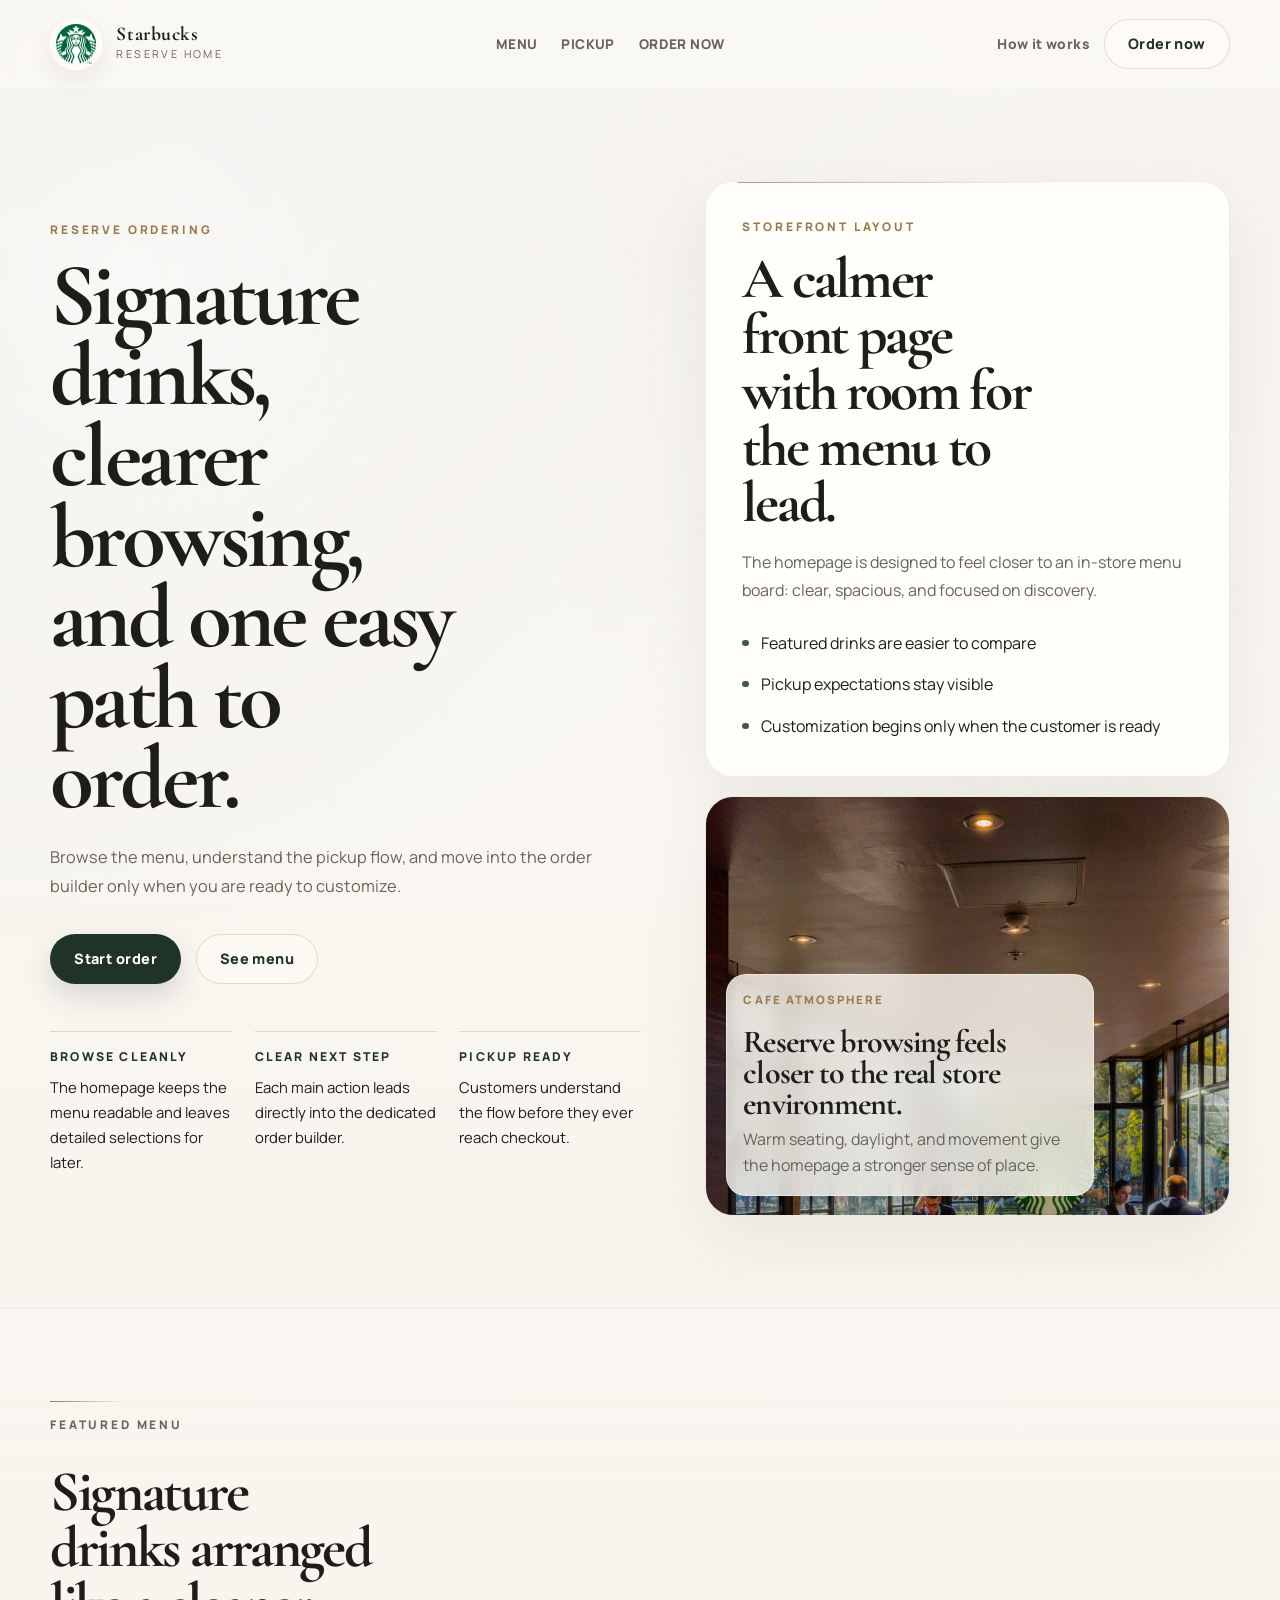
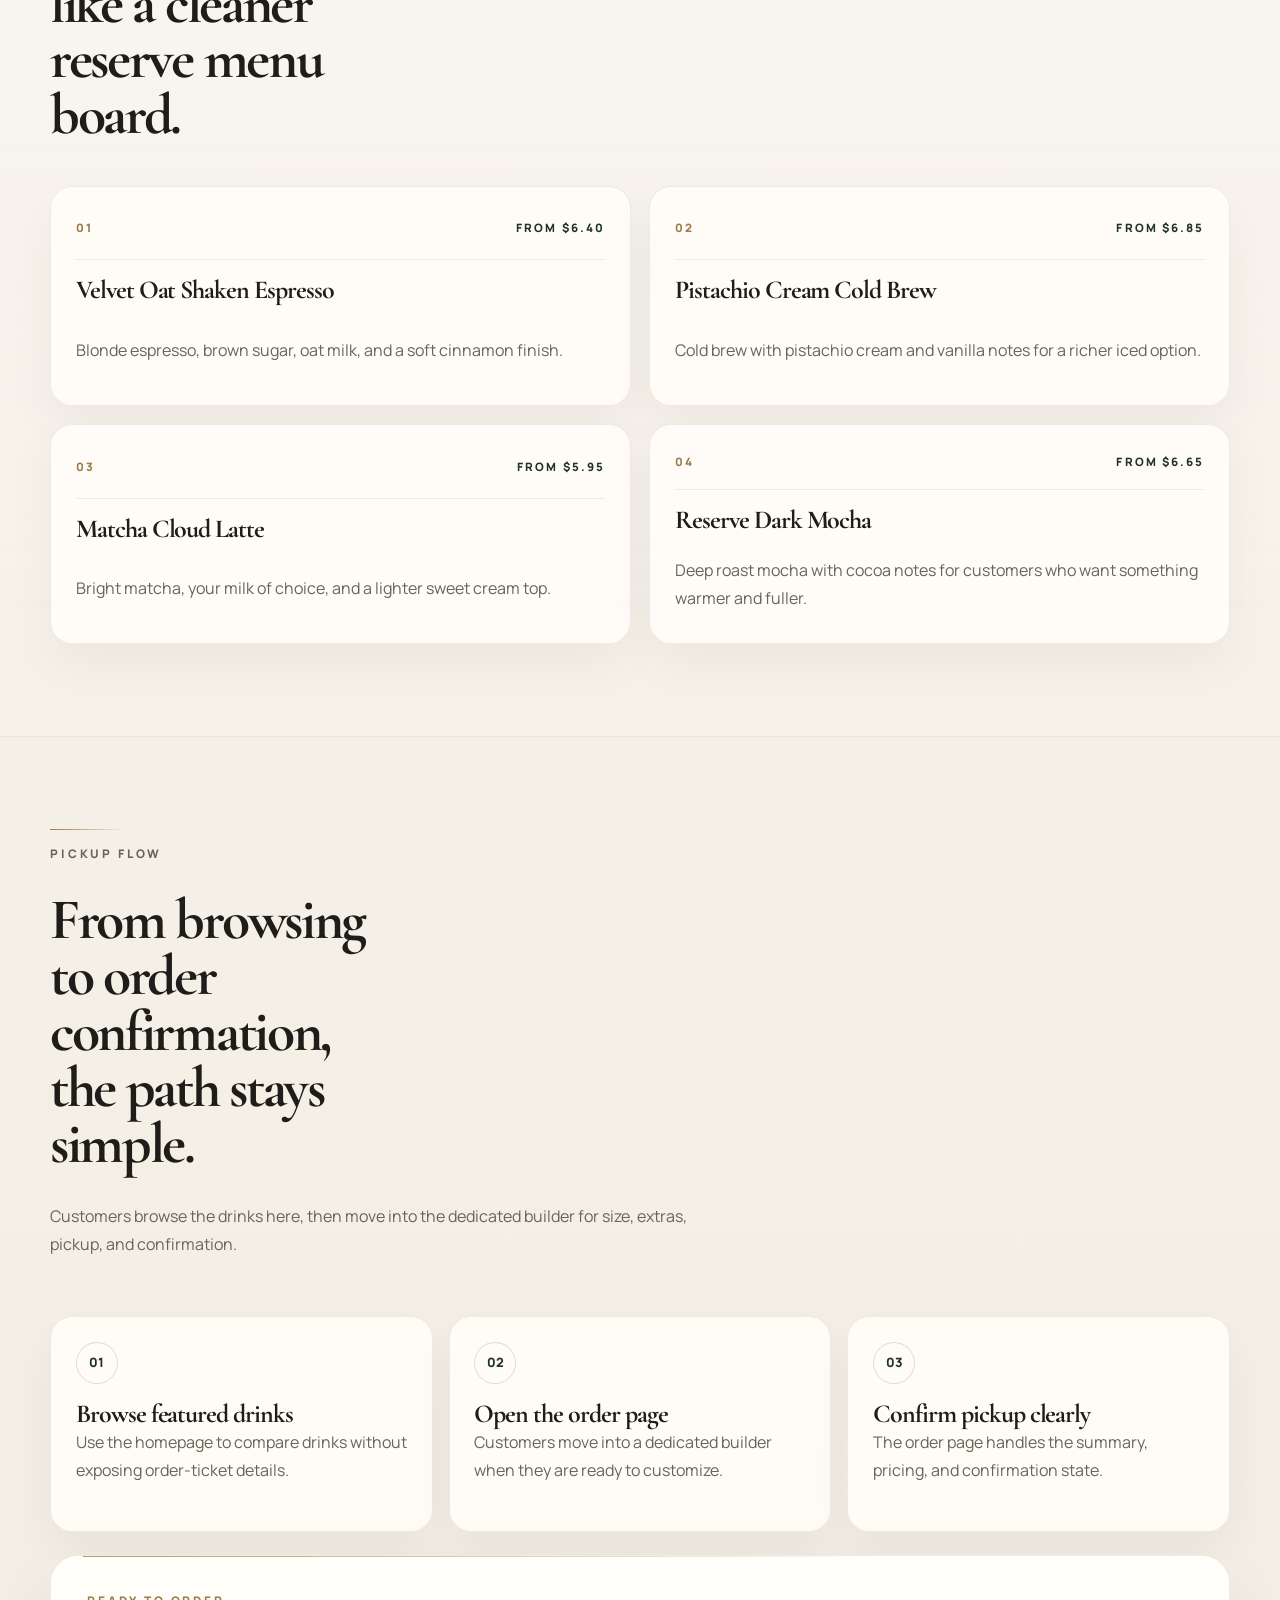
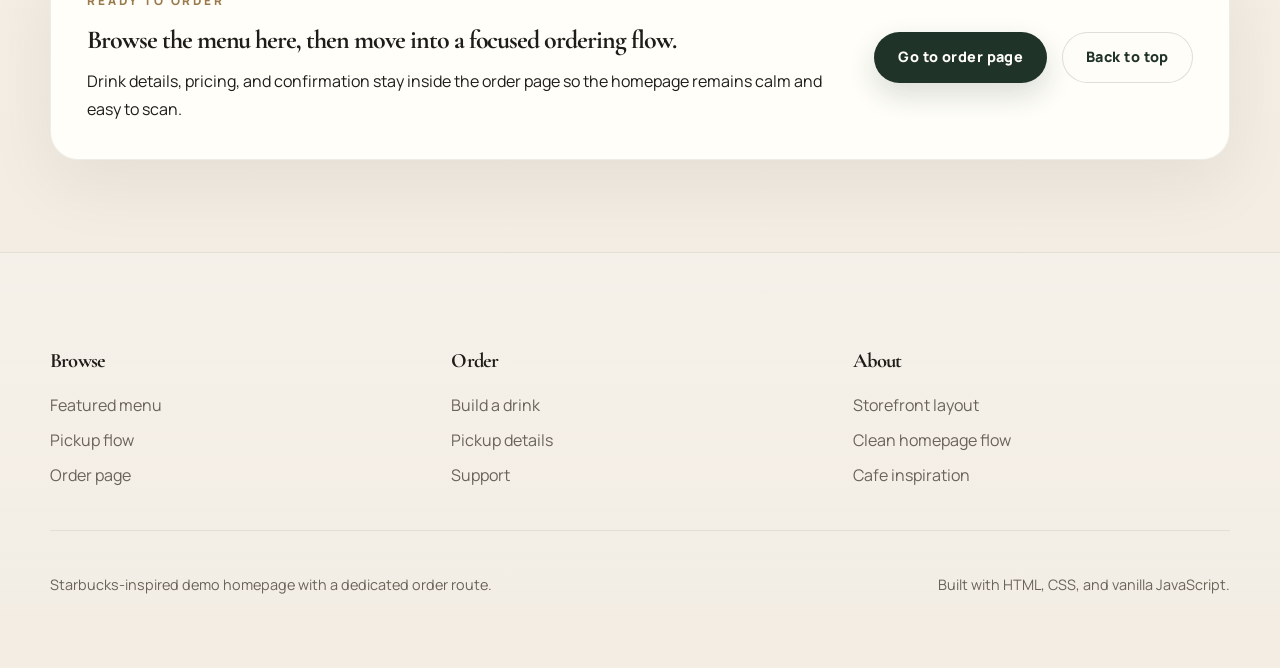
<file: index.html>
<!DOCTYPE html>
<html lang="en">
  <head>
    <meta charset="UTF-8" />
    <meta name="viewport" content="width=device-width, initial-scale=1.0" />
    <title>Starbucks Reserve Home</title>
    <meta
      name="description"
      content="A clean Starbucks-inspired homepage focused on browsing drinks and moving customers into a dedicated order page."
    />
    <link rel="preconnect" href="https://fonts.googleapis.com" />
    <link rel="preconnect" href="https://fonts.gstatic.com" crossorigin />
    <link
      href="https://fonts.googleapis.com/css2?family=Cormorant+Garamond:wght@600;700&amp;family=Manrope:wght@400;500;600;700;800&amp;display=swap"
      rel="stylesheet"
    />
    <link rel="stylesheet" href="style.css" />
    <script src="script.js" defer></script>
  </head>
  <body>
    <div class="page-shell">
      <header class="site-header" id="top">
        <div class="container nav-bar">
          <a class="brand" href="#top" aria-label="Starbucks homepage">
            <span class="brand-mark" aria-hidden="true">
              <img src="Logo.png" alt="" />
            </span>
            <span class="brand-copy">
              <strong>Starbucks</strong>
              <span>Reserve home</span>
            </span>
          </a>

          <button
            class="nav-toggle"
            type="button"
            aria-expanded="false"
            aria-controls="site-nav"
            aria-label="Toggle navigation"
          >
            <span></span>
            <span></span>
            <span></span>
          </button>

          <nav class="site-nav" id="site-nav" aria-label="Primary navigation">
            <a href="#menu">Menu</a>
            <a href="#pickup">Pickup</a>
            <a href="order.html">Order now</a>
          </nav>

          <div class="nav-actions">
            <a class="utility-link" href="#pickup">How it works</a>
            <a class="button button-secondary" href="order.html">Order now</a>
          </div>
        </div>
      </header>

      <main>
        <section class="hero-section">
          <div class="container hero-grid">
            <div class="hero-copy reveal">
              <p class="eyebrow">Reserve ordering</p>
              <h1>Signature drinks, clearer browsing, and one easy path to order.</h1>
              <p class="hero-text">
                Browse the menu, understand the pickup flow, and move into the
                order builder only when you are ready to customize.
              </p>
              <div class="hero-actions">
                <a class="button button-primary" href="order.html">Start order</a>
                <a class="button button-ghost" href="#menu">See menu</a>
              </div>
              <div class="hero-highlights">
                <article>
                  <span>Browse cleanly</span>
                  <p>The homepage keeps the menu readable and leaves detailed selections for later.</p>
                </article>
                <article>
                  <span>Clear next step</span>
                  <p>Each main action leads directly into the dedicated order builder.</p>
                </article>
                <article>
                  <span>Pickup ready</span>
                  <p>Customers understand the flow before they ever reach checkout.</p>
                </article>
              </div>
            </div>

            <div class="hero-stage reveal">
              <div class="hero-stage-card">
                <p class="eyebrow">Storefront layout</p>
                <h2>A calmer front page with room for the menu to lead.</h2>
                <p class="stage-text">
                  The homepage is designed to feel closer to an in-store menu
                  board: clear, spacious, and focused on discovery.
                </p>
                <ul class="hero-stage-list">
                  <li>Featured drinks are easier to compare</li>
                  <li>Pickup expectations stay visible</li>
                  <li>Customization begins only when the customer is ready</li>
                </ul>
              </div>

              <article class="photo-card photo-card-environment reveal">
                <img
                  src="assets/images/starbucks-environment.jpg"
                  alt="Customers seated inside a Starbucks cafe near the window."
                />
                <div class="photo-card-overlay">
                  <span class="mini-panel-label">Cafe atmosphere</span>
                  <strong>Reserve browsing feels closer to the real store environment.</strong>
                  <p>Warm seating, daylight, and movement give the homepage a stronger sense of place.</p>
                </div>
              </article>
            </div>
          </div>
        </section>

        <section class="pickup-section" id="menu">
          <div class="container">
            <div class="section-heading">
              <p class="eyebrow">Featured menu</p>
              <h2>Signature drinks arranged like a cleaner reserve menu board.</h2>
            </div>

            <div class="menu-grid">
              <article class="menu-card reveal">
                <div class="menu-card-top">
                  <span>01</span>
                  <strong>From $6.40</strong>
                </div>
                <h3>Velvet Oat Shaken Espresso</h3>
                <p>
                  Blonde espresso, brown sugar, oat milk, and a soft cinnamon
                  finish.
                </p>
              </article>
              <article class="menu-card reveal">
                <div class="menu-card-top">
                  <span>02</span>
                  <strong>From $6.85</strong>
                </div>
                <h3>Pistachio Cream Cold Brew</h3>
                <p>
                  Cold brew with pistachio cream and vanilla notes for a richer
                  iced option.
                </p>
              </article>
              <article class="menu-card reveal">
                <div class="menu-card-top">
                  <span>03</span>
                  <strong>From $5.95</strong>
                </div>
                <h3>Matcha Cloud Latte</h3>
                <p>
                  Bright matcha, your milk of choice, and a lighter sweet cream
                  top.
                </p>
              </article>
              <article class="menu-card reveal">
                <div class="menu-card-top">
                  <span>04</span>
                  <strong>From $6.65</strong>
                </div>
                <h3>Reserve Dark Mocha</h3>
                <p>
                  Deep roast mocha with cocoa notes for customers who want
                  something warmer and fuller.
                </p>
              </article>
            </div>
          </div>
        </section>

        <section class="order-section" id="pickup">
          <div class="container">
            <div class="section-heading">
              <p class="eyebrow">Pickup flow</p>
              <h2>From browsing to order confirmation, the path stays simple.</h2>
              <p>
                Customers browse the drinks here, then move into the dedicated
                builder for size, extras, pickup, and confirmation.
              </p>
            </div>

            <div class="flow-grid">
              <article class="flow-card reveal">
                <span>01</span>
                <h3>Browse featured drinks</h3>
                <p>Use the homepage to compare drinks without exposing order-ticket details.</p>
              </article>
              <article class="flow-card reveal">
                <span>02</span>
                <h3>Open the order page</h3>
                <p>Customers move into a dedicated builder when they are ready to customize.</p>
              </article>
              <article class="flow-card reveal">
                <span>03</span>
                <h3>Confirm pickup clearly</h3>
                <p>The order page handles the summary, pricing, and confirmation state.</p>
              </article>
            </div>

            <div class="support-card reveal">
              <div>
                <p class="eyebrow">Ready to order</p>
                <h3>Browse the menu here, then move into a focused ordering flow.</h3>
                <p>
                  Drink details, pricing, and confirmation stay inside the order
                  page so the homepage remains calm and easy to scan.
                </p>
              </div>
              <div class="hero-actions compact-actions">
                <a class="button button-primary" href="order.html">Go to order page</a>
                <a class="button button-ghost" href="#top">Back to top</a>
              </div>
            </div>
          </div>
        </section>
      </main>

      <footer class="site-footer" id="footer">
        <div class="container footer-grid">
          <div>
            <h4>Browse</h4>
            <a href="#menu">Featured menu</a>
            <a href="#pickup">Pickup flow</a>
            <a href="order.html">Order page</a>
          </div>
          <div>
            <h4>Order</h4>
            <a href="order.html#order">Build a drink</a>
            <a href="order.html#pickup">Pickup details</a>
            <a href="order.html#footer">Support</a>
          </div>
          <div>
            <h4>About</h4>
            <a href="#top">Storefront layout</a>
            <a href="#top">Clean homepage flow</a>
            <a href="#top">Cafe inspiration</a>
          </div>
        </div>
        <div class="container footer-bottom">
          <p>Starbucks-inspired demo homepage with a dedicated order route.</p>
          <p>Built with HTML, CSS, and vanilla JavaScript.</p>
        </div>
      </footer>
    </div>
  </body>
</html>
</file>
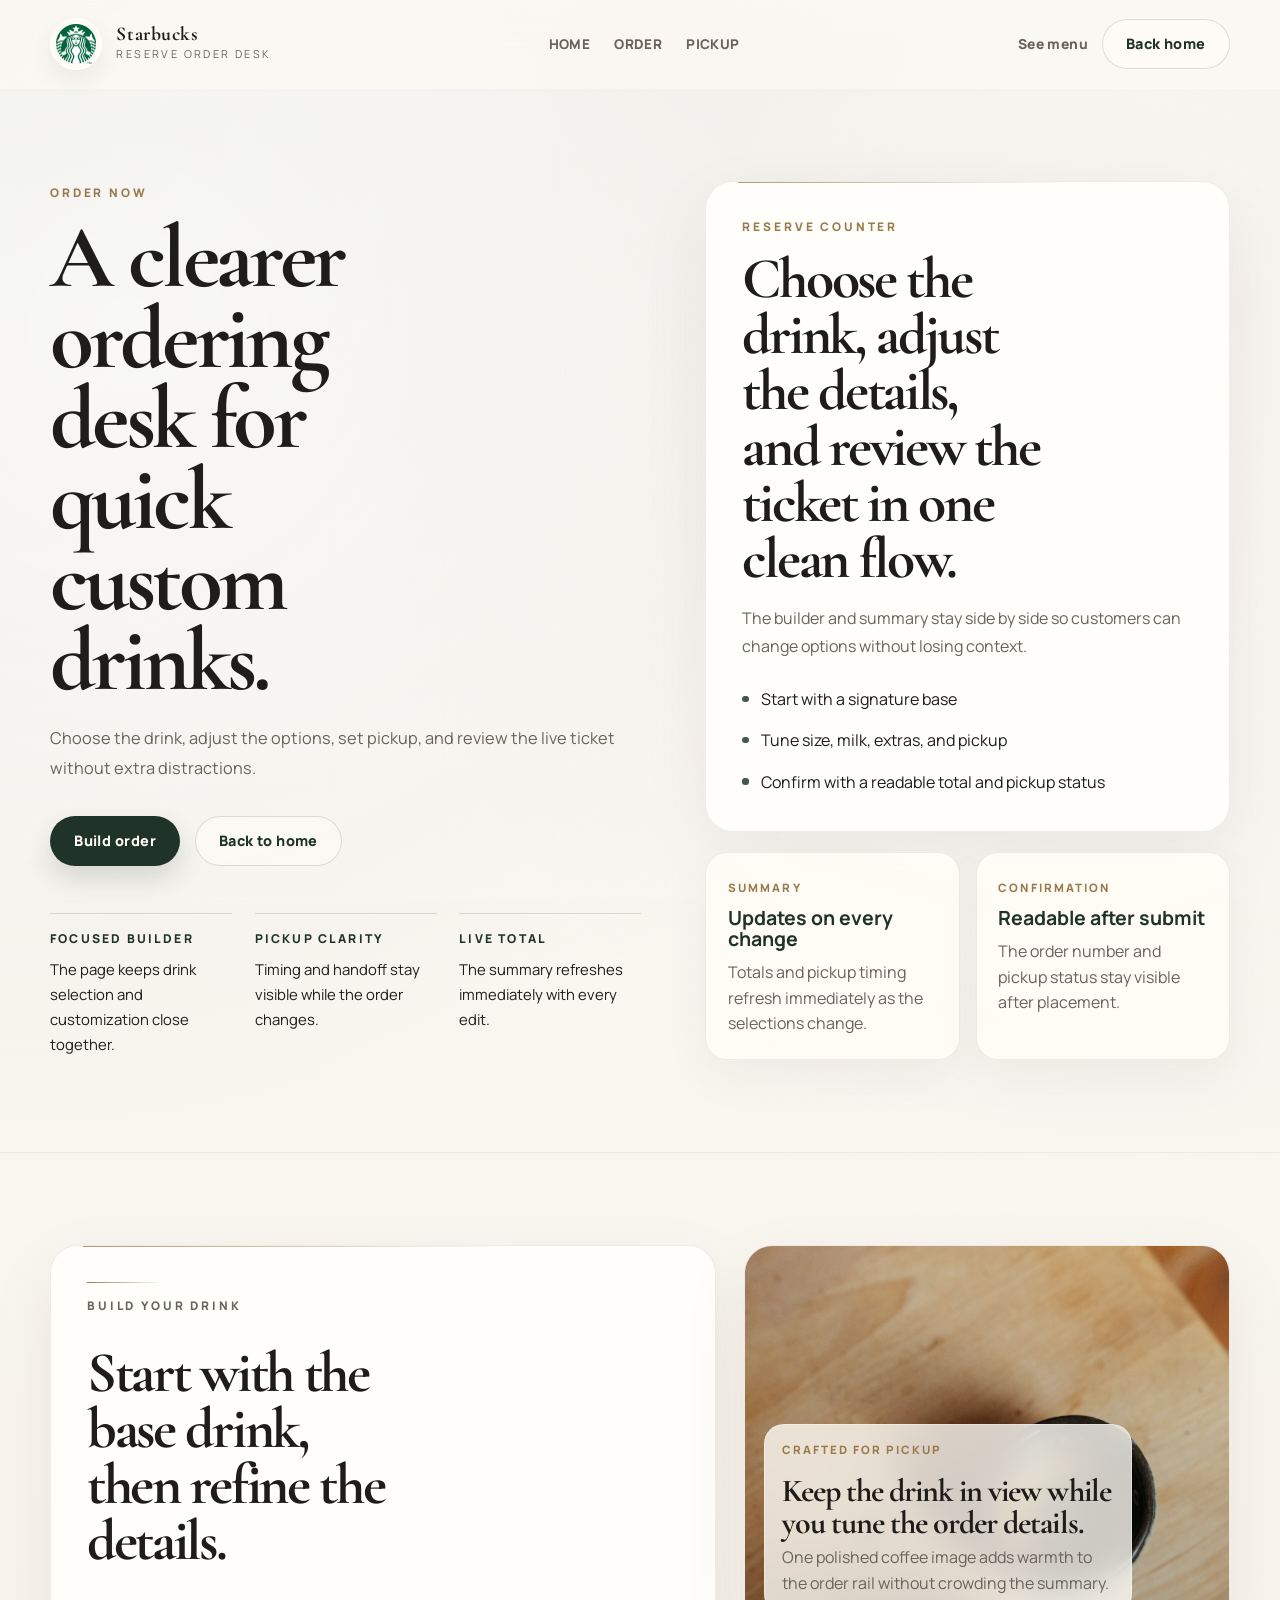
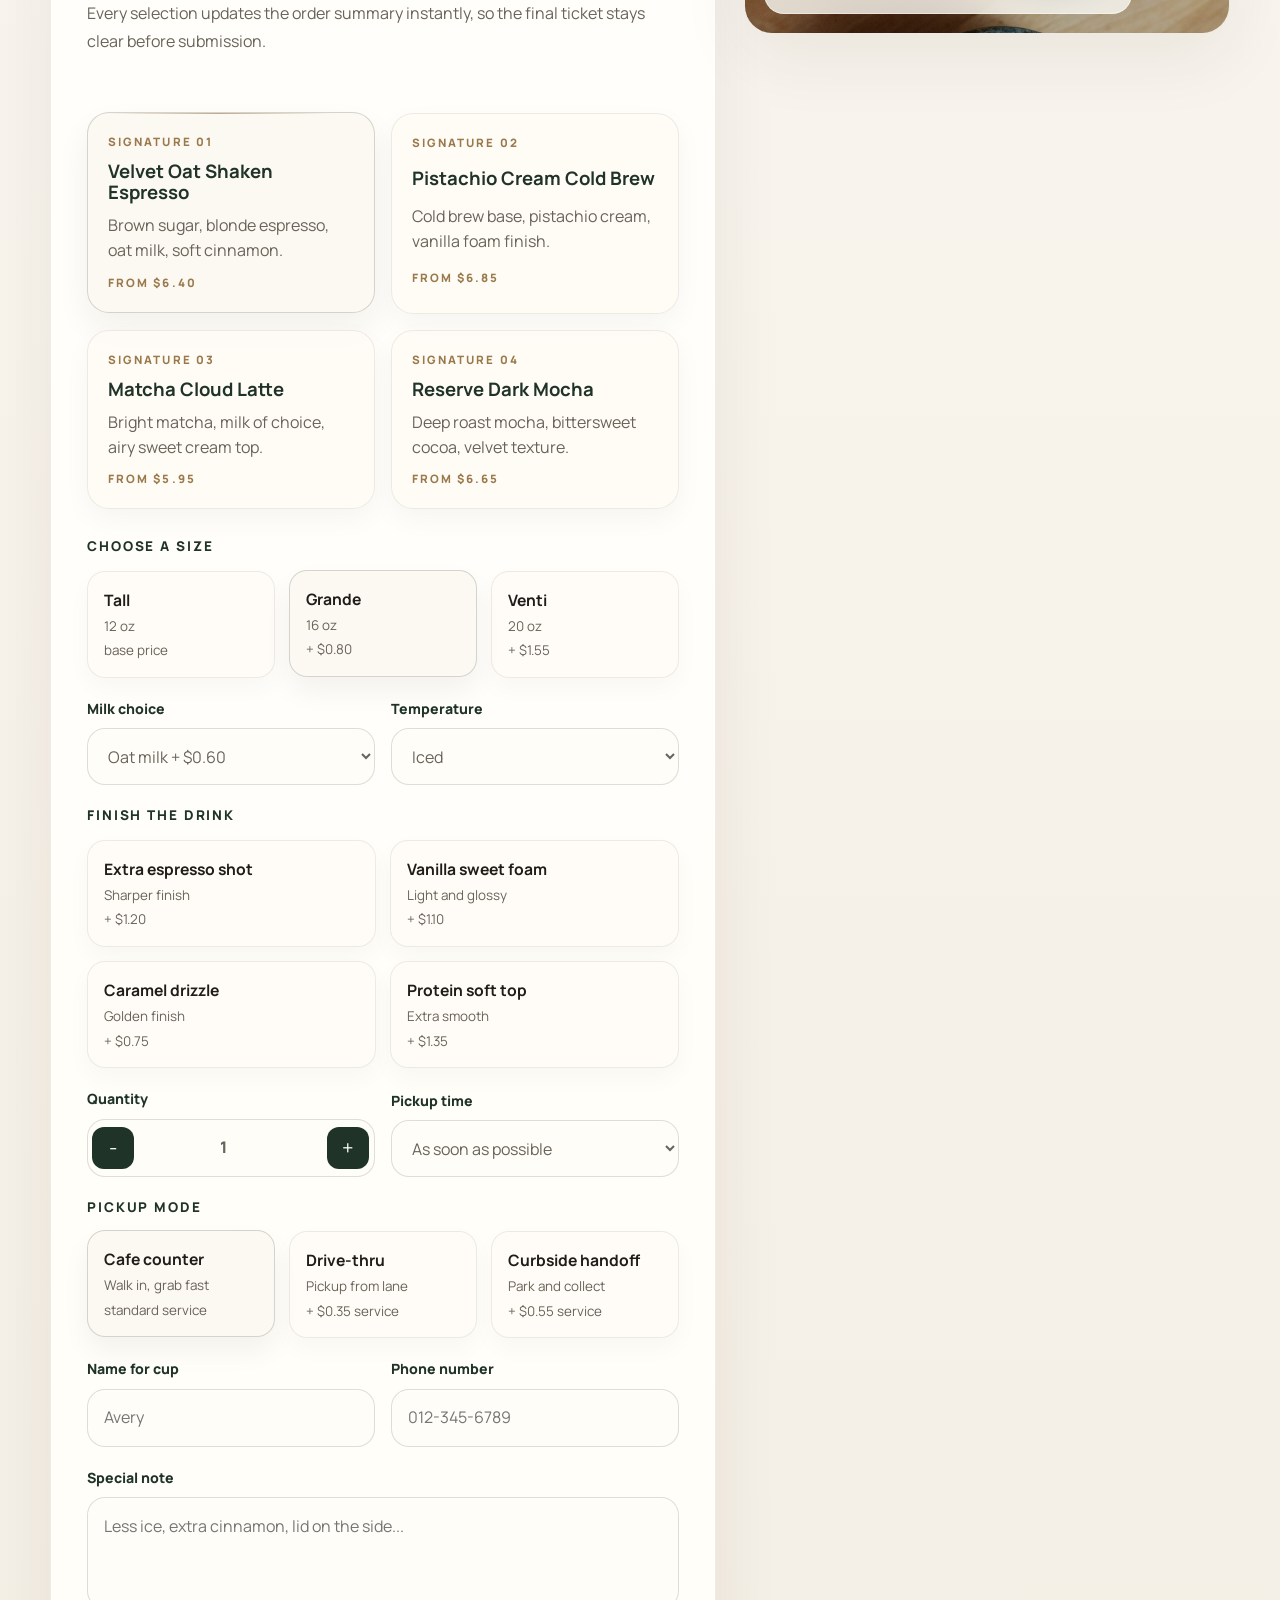
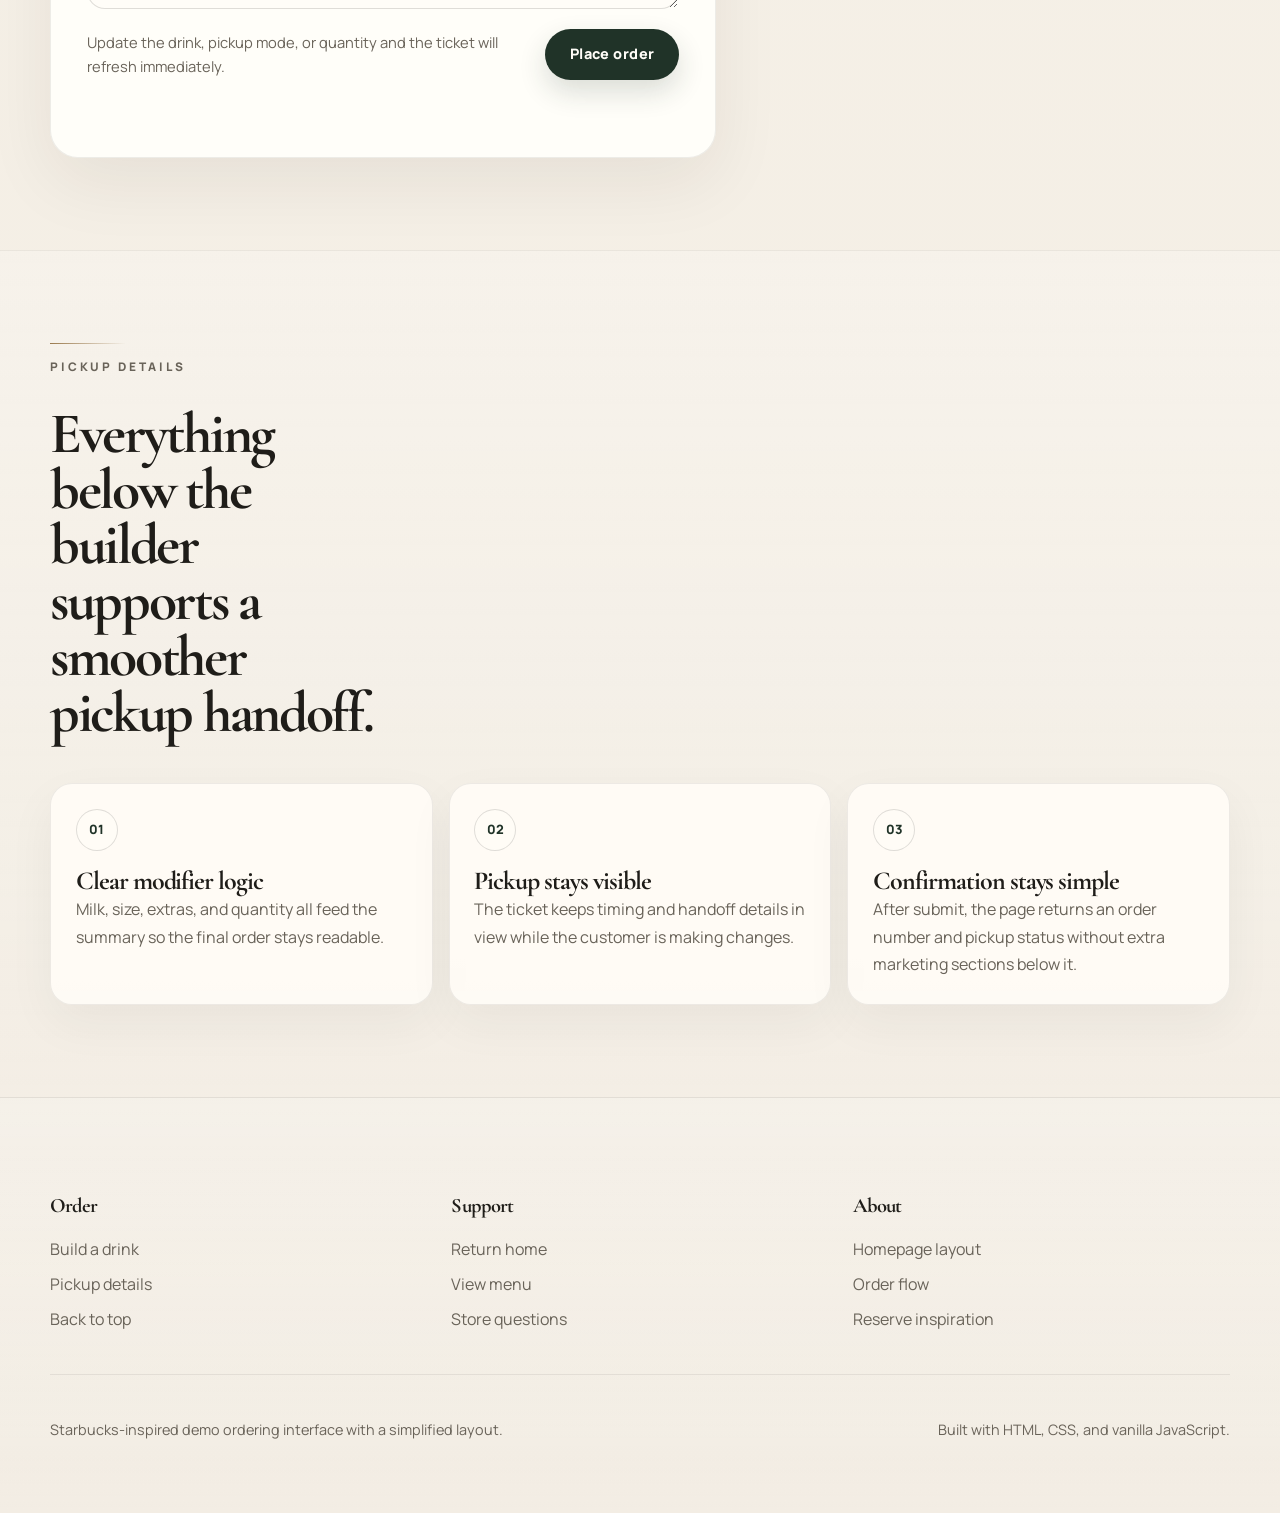
<file: order.html>
<!DOCTYPE html>
<html lang="en">
  <head>
    <meta charset="UTF-8" />
    <meta name="viewport" content="width=device-width, initial-scale=1.0" />
    <title>Starbucks Order Now</title>
    <meta
      name="description"
      content="A cleaner Starbucks-inspired order page with a focused drink builder and live order summary."
    />
    <link rel="preconnect" href="https://fonts.googleapis.com" />
    <link rel="preconnect" href="https://fonts.gstatic.com" crossorigin />
    <link
      href="https://fonts.googleapis.com/css2?family=Cormorant+Garamond:wght@600;700&amp;family=Manrope:wght@400;500;600;700;800&amp;display=swap"
      rel="stylesheet"
    />
    <link rel="stylesheet" href="style.css" />
    <script src="script.js" defer></script>
  </head>
  <body>
    <div class="page-shell">
      <header class="site-header" id="top">
        <div class="container nav-bar">
          <a class="brand" href="index.html" aria-label="Starbucks homepage">
            <span class="brand-mark" aria-hidden="true">
              <img src="Logo.png" alt="" />
            </span>
            <span class="brand-copy">
              <strong>Starbucks</strong>
              <span>Reserve order desk</span>
            </span>
          </a>

          <button
            class="nav-toggle"
            type="button"
            aria-expanded="false"
            aria-controls="site-nav"
            aria-label="Toggle navigation"
          >
            <span></span>
            <span></span>
            <span></span>
          </button>

          <nav class="site-nav" id="site-nav" aria-label="Primary navigation">
            <a href="index.html">Home</a>
            <a href="#order">Order</a>
            <a href="#pickup">Pickup</a>
          </nav>

          <div class="nav-actions">
            <a class="utility-link" href="index.html#menu">See menu</a>
            <a class="button button-secondary" href="index.html">Back home</a>
          </div>
        </div>
      </header>

      <main>
        <section class="hero-section">
          <div class="container hero-grid">
            <div class="hero-copy reveal">
              <p class="eyebrow">Order now</p>
              <h1>A clearer ordering desk for quick custom drinks.</h1>
              <p class="hero-text">
                Choose the drink, adjust the options, set pickup, and review the
                live ticket without extra distractions.
              </p>
              <div class="hero-actions">
                <a class="button button-primary" href="#order">Build order</a>
                <a class="button button-ghost" href="index.html">Back to home</a>
              </div>
              <div class="hero-highlights">
                <article>
                  <span>Focused builder</span>
                  <p>The page keeps drink selection and customization close together.</p>
                </article>
                <article>
                  <span>Pickup clarity</span>
                  <p>Timing and handoff stay visible while the order changes.</p>
                </article>
                <article>
                  <span>Live total</span>
                  <p>The summary refreshes immediately with every edit.</p>
                </article>
              </div>
            </div>

            <div class="hero-stage reveal">
              <div class="hero-stage-card">
                <p class="eyebrow">Reserve counter</p>
                <h2>Choose the drink, adjust the details, and review the ticket in one clean flow.</h2>
                <p class="stage-text">
                  The builder and summary stay side by side so customers can
                  change options without losing context.
                </p>
                <ul class="hero-stage-list">
                  <li>Start with a signature base</li>
                  <li>Tune size, milk, extras, and pickup</li>
                  <li>Confirm with a readable total and pickup status</li>
                </ul>
              </div>

              <div class="hero-note-grid">
                <article class="mini-panel">
                  <span class="mini-panel-label">Summary</span>
                  <strong>Updates on every change</strong>
                  <p>Totals and pickup timing refresh immediately as the selections change.</p>
                </article>
                <article class="mini-panel">
                  <span class="mini-panel-label">Confirmation</span>
                  <strong>Readable after submit</strong>
                  <p>The order number and pickup status stay visible after placement.</p>
                </article>
              </div>
            </div>
          </div>
        </section>

        <section class="order-section" id="order">
          <div class="container order-layout">
            <div class="order-builder reveal">
              <div class="section-heading order-heading">
                <p class="eyebrow">Build your drink</p>
                <h2>Start with the base drink, then refine the details.</h2>
                <p>
                  Every selection updates the order summary instantly, so the
                  final ticket stays clear before submission.
                </p>
              </div>

              <div class="drink-selector" aria-label="Signature drinks">
                <button
                  class="drink-option is-active"
                  type="button"
                  data-drink="velvet-oat"
                >
                  <span class="drink-option-top">Signature 01</span>
                  <strong>Velvet Oat Shaken Espresso</strong>
                  <p>Brown sugar, blonde espresso, oat milk, soft cinnamon.</p>
                  <span class="drink-option-price">from $6.40</span>
                </button>
                <button class="drink-option" type="button" data-drink="pistachio-coldbrew">
                  <span class="drink-option-top">Signature 02</span>
                  <strong>Pistachio Cream Cold Brew</strong>
                  <p>Cold brew base, pistachio cream, vanilla foam finish.</p>
                  <span class="drink-option-price">from $6.85</span>
                </button>
                <button class="drink-option" type="button" data-drink="matcha-cloud">
                  <span class="drink-option-top">Signature 03</span>
                  <strong>Matcha Cloud Latte</strong>
                  <p>Bright matcha, milk of choice, airy sweet cream top.</p>
                  <span class="drink-option-price">from $5.95</span>
                </button>
                <button class="drink-option" type="button" data-drink="reserve-mocha">
                  <span class="drink-option-top">Signature 04</span>
                  <strong>Reserve Dark Mocha</strong>
                  <p>Deep roast mocha, bittersweet cocoa, velvet texture.</p>
                  <span class="drink-option-price">from $6.65</span>
                </button>
              </div>

              <form class="order-form" id="order-form">
                <input type="hidden" name="drink" id="selected-drink" value="velvet-oat" />

                <fieldset class="option-group">
                  <legend>Choose a size</legend>
                  <div class="choice-grid choice-grid-3">
                    <div>
                      <input
                        class="choice-input"
                        type="radio"
                        name="size"
                        id="size-tall"
                        value="tall"
                      />
                      <label class="choice-chip" for="size-tall">
                        <strong>Tall</strong>
                        <span>12 oz</span>
                        <small>base price</small>
                      </label>
                    </div>
                    <div>
                      <input
                        class="choice-input"
                        type="radio"
                        name="size"
                        id="size-grande"
                        value="grande"
                        checked
                      />
                      <label class="choice-chip" for="size-grande">
                        <strong>Grande</strong>
                        <span>16 oz</span>
                        <small>+ $0.80</small>
                      </label>
                    </div>
                    <div>
                      <input
                        class="choice-input"
                        type="radio"
                        name="size"
                        id="size-venti"
                        value="venti"
                      />
                      <label class="choice-chip" for="size-venti">
                        <strong>Venti</strong>
                        <span>20 oz</span>
                        <small>+ $1.55</small>
                      </label>
                    </div>
                  </div>
                </fieldset>

                <div class="form-grid">
                  <label class="field">
                    <span>Milk choice</span>
                    <select id="milk" name="milk">
                      <option value="whole">Whole milk</option>
                      <option value="oat" selected>Oat milk + $0.60</option>
                      <option value="almond">Almond milk + $0.65</option>
                      <option value="coconut">Coconut milk + $0.70</option>
                    </select>
                  </label>
                  <label class="field">
                    <span>Temperature</span>
                    <select id="temperature" name="temperature">
                      <option value="iced" selected>Iced</option>
                      <option value="hot">Hot</option>
                      <option value="blended">Blended</option>
                    </select>
                  </label>
                </div>

                <fieldset class="option-group">
                  <legend>Finish the drink</legend>
                  <div class="choice-grid choice-grid-2">
                    <div>
                      <input
                        class="choice-input"
                        type="checkbox"
                        name="extras"
                        id="extra-shot"
                        value="extra-shot"
                      />
                      <label class="choice-chip addon-chip" for="extra-shot">
                        <strong>Extra espresso shot</strong>
                        <span>Sharper finish</span>
                        <small>+ $1.20</small>
                      </label>
                    </div>
                    <div>
                      <input
                        class="choice-input"
                        type="checkbox"
                        name="extras"
                        id="sweet-foam"
                        value="sweet-foam"
                      />
                      <label class="choice-chip addon-chip" for="sweet-foam">
                        <strong>Vanilla sweet foam</strong>
                        <span>Light and glossy</span>
                        <small>+ $1.10</small>
                      </label>
                    </div>
                    <div>
                      <input
                        class="choice-input"
                        type="checkbox"
                        name="extras"
                        id="caramel-drizzle"
                        value="caramel-drizzle"
                      />
                      <label class="choice-chip addon-chip" for="caramel-drizzle">
                        <strong>Caramel drizzle</strong>
                        <span>Golden finish</span>
                        <small>+ $0.75</small>
                      </label>
                    </div>
                    <div>
                      <input
                        class="choice-input"
                        type="checkbox"
                        name="extras"
                        id="protein-foam"
                        value="protein-foam"
                      />
                      <label class="choice-chip addon-chip" for="protein-foam">
                        <strong>Protein soft top</strong>
                        <span>Extra smooth</span>
                        <small>+ $1.35</small>
                      </label>
                    </div>
                  </div>
                </fieldset>

                <div class="form-grid form-grid-tight">
                  <div class="field quantity-field">
                    <span>Quantity</span>
                    <div class="stepper" aria-label="Order quantity">
                      <button class="stepper-button" type="button" data-step="-1">-</button>
                      <input
                        id="quantity"
                        name="quantity"
                        type="number"
                        min="1"
                        max="6"
                        step="1"
                        value="1"
                        inputmode="numeric"
                      />
                      <button class="stepper-button" type="button" data-step="1">+</button>
                    </div>
                  </div>

                  <label class="field">
                    <span>Pickup time</span>
                    <select id="pickup-time" name="pickupTime">
                      <option value="asap" selected>As soon as possible</option>
                      <option value="10 min">In 10 minutes</option>
                      <option value="20 min">In 20 minutes</option>
                      <option value="30 min">In 30 minutes</option>
                    </select>
                  </label>
                </div>

                <fieldset class="option-group">
                  <legend>Pickup mode</legend>
                  <div class="choice-grid choice-grid-3">
                    <div>
                      <input
                        class="choice-input"
                        type="radio"
                        name="pickupMode"
                        id="pickup-cafe"
                        value="cafe"
                        checked
                      />
                      <label class="choice-chip" for="pickup-cafe">
                        <strong>Cafe counter</strong>
                        <span>Walk in, grab fast</span>
                        <small>standard service</small>
                      </label>
                    </div>
                    <div>
                      <input
                        class="choice-input"
                        type="radio"
                        name="pickupMode"
                        id="pickup-drive"
                        value="drive"
                      />
                      <label class="choice-chip" for="pickup-drive">
                        <strong>Drive-thru</strong>
                        <span>Pickup from lane</span>
                        <small>+ $0.35 service</small>
                      </label>
                    </div>
                    <div>
                      <input
                        class="choice-input"
                        type="radio"
                        name="pickupMode"
                        id="pickup-curb"
                        value="curb"
                      />
                      <label class="choice-chip" for="pickup-curb">
                        <strong>Curbside handoff</strong>
                        <span>Park and collect</span>
                        <small>+ $0.55 service</small>
                      </label>
                    </div>
                  </div>
                </fieldset>

                <div class="form-grid">
                  <label class="field">
                    <span>Name for cup</span>
                    <input
                      id="customer-name"
                      name="customerName"
                      type="text"
                      placeholder="Avery"
                      maxlength="32"
                      required
                    />
                  </label>
                  <label class="field">
                    <span>Phone number</span>
                    <input
                      id="customer-phone"
                      name="customerPhone"
                      type="tel"
                      placeholder="012-345-6789"
                      minlength="8"
                      required
                    />
                  </label>
                </div>

                <label class="field field-wide">
                  <span>Special note</span>
                  <textarea
                    id="notes"
                    name="notes"
                    rows="3"
                    placeholder="Less ice, extra cinnamon, lid on the side..."
                  ></textarea>
                </label>

                <div class="order-actions">
                  <p class="form-hint">
                    Update the drink, pickup mode, or quantity and the ticket
                    will refresh immediately.
                  </p>
                  <button class="button button-primary order-submit" type="submit">
                    Place order
                  </button>
                </div>

                <p class="form-status" id="form-status" aria-live="polite"></p>
              </form>
            </div>

            <div class="order-rail">
              <article class="photo-card photo-card-drink reveal">
                <img
                  src="assets/images/coffee-craft.jpg"
                  alt="Fresh espresso and latte art served on a wooden surface."
                />
                <div class="photo-card-overlay">
                  <span class="mini-panel-label">Crafted for pickup</span>
                  <strong>Keep the drink in view while you tune the order details.</strong>
                  <p>One polished coffee image adds warmth to the order rail without crowding the summary.</p>
                </div>
              </article>

              <aside class="order-ticket reveal" aria-live="polite">
                <div class="ticket-header">
                  <p class="ticket-label">Order summary</p>
                  <span id="summary-ready">Ready in 8-10 min</span>
                </div>

                <div class="ticket-drink">
                  <p id="summary-temperature">Iced signature drink</p>
                  <h3 id="summary-drink">Velvet Oat Shaken Espresso</h3>
                  <p id="summary-description">
                    Blonde espresso, brown sugar, oat milk, and cinnamon.
                  </p>
                </div>

                <dl class="ticket-lines">
                  <div>
                    <dt>Size</dt>
                    <dd id="summary-size">Grande</dd>
                  </div>
                  <div>
                    <dt>Milk</dt>
                    <dd id="summary-milk">Oat milk</dd>
                  </div>
                  <div>
                    <dt>Pickup</dt>
                    <dd id="summary-pickup">Cafe counter</dd>
                  </div>
                  <div>
                    <dt>Time</dt>
                    <dd id="summary-time">As soon as possible</dd>
                  </div>
                  <div>
                    <dt>Quantity</dt>
                    <dd id="summary-quantity">1</dd>
                  </div>
                </dl>

                <div class="ticket-extras">
                  <p>Extras</p>
                  <ul id="summary-extras">
                    <li>No extras selected</li>
                  </ul>
                </div>

                <div class="ticket-total">
                  <div>
                    <span>Subtotal</span>
                    <strong id="summary-subtotal">$7.80</strong>
                  </div>
                  <div>
                    <span>Service fee</span>
                    <strong id="summary-fee">$0.75</strong>
                  </div>
                  <div class="grand-total">
                    <span>Total</span>
                    <strong id="summary-total">$8.55</strong>
                  </div>
                </div>

                <div class="ticket-stars">
                  <span>Stars estimate</span>
                  <strong id="summary-stars">94</strong>
                </div>

                <button
                  class="button button-primary ticket-submit"
                  id="ticket-submit"
                  type="submit"
                  form="order-form"
                >
                  Place order - $8.55
                </button>

                <div class="confirmation-card" id="confirmation-card" hidden>
                  <p class="eyebrow">Order confirmed</p>
                  <h3 id="confirmation-heading">Pickup request locked in.</h3>
                  <p id="confirmation-text">
                    Your drink is in the queue and the barista has the final notes.
                  </p>
                  <div class="confirmation-meta">
                    <span id="confirmation-number">Order #SBX-1842</span>
                    <span id="confirmation-pickup">Ready in 8-10 min</span>
                  </div>
                </div>
              </aside>
            </div>
          </div>
        </section>

        <section class="pickup-section" id="pickup">
          <div class="container">
            <div class="section-heading">
              <p class="eyebrow">Pickup details</p>
              <h2>Everything below the builder supports a smoother pickup handoff.</h2>
            </div>

            <div class="signal-grid">
              <article class="signal-card reveal">
                <span>01</span>
                <h3>Clear modifier logic</h3>
                <p>
                  Milk, size, extras, and quantity all feed the summary so the
                  final order stays readable.
                </p>
              </article>
              <article class="signal-card reveal">
                <span>02</span>
                <h3>Pickup stays visible</h3>
                <p>
                  The ticket keeps timing and handoff details in view while the
                  customer is making changes.
                </p>
              </article>
              <article class="signal-card reveal">
                <span>03</span>
                <h3>Confirmation stays simple</h3>
                <p>
                  After submit, the page returns an order number and pickup
                  status without extra marketing sections below it.
                </p>
              </article>
            </div>
          </div>
        </section>
      </main>

      <footer class="site-footer" id="footer">
        <div class="container footer-grid">
          <div>
            <h4>Order</h4>
            <a href="#order">Build a drink</a>
            <a href="#pickup">Pickup details</a>
            <a href="#top">Back to top</a>
          </div>
          <div>
            <h4>Support</h4>
            <a href="index.html">Return home</a>
            <a href="index.html#menu">View menu</a>
            <a href="#top">Store questions</a>
          </div>
          <div>
            <h4>About</h4>
            <a href="index.html">Homepage layout</a>
            <a href="#top">Order flow</a>
            <a href="#top">Reserve inspiration</a>
          </div>
        </div>
        <div class="container footer-bottom">
          <p>Starbucks-inspired demo ordering interface with a simplified layout.</p>
          <p>Built with HTML, CSS, and vanilla JavaScript.</p>
        </div>
      </footer>
    </div>
  </body>
</html>
</file>
<file: style.css>
:root {
  --green-990: #14231b;
  --green-940: #203328;
  --green-820: #3f5a4b;
  --green-700: #61786b;
  --bronze: #9a7a4d;
  --sand-0: #fcfaf6;
  --sand-20: #f6f1e8;
  --sand-40: #eee7da;
  --sand-70: #ddd3c2;
  --surface: rgba(255, 252, 247, 0.92);
  --surface-soft: rgba(250, 246, 239, 0.76);
  --surface-strong: rgba(255, 254, 250, 0.96);
  --ink: #1f1d19;
  --muted: #696359;
  --line: rgba(31, 29, 25, 0.08);
  --line-strong: rgba(31, 29, 25, 0.14);
  --shadow-soft: 0 18px 48px rgba(39, 29, 18, 0.05);
  --shadow-card: 0 24px 70px rgba(39, 29, 18, 0.07);
  --radius-xl: 28px;
  --radius-lg: 22px;
  --radius-md: 18px;
  --radius-sm: 14px;
  --container: min(1180px, calc(100% - 3rem));
}

*,
*::before,
*::after {
  box-sizing: border-box;
}

html {
  scroll-behavior: smooth;
}

body {
  margin: 0;
  color: var(--ink);
  font-family: "Manrope", sans-serif;
  line-height: 1.55;
  background:
    radial-gradient(circle at top left, rgba(32, 51, 40, 0.08), transparent 24%),
    radial-gradient(circle at 90% 8%, rgba(154, 122, 77, 0.08), transparent 18%),
    linear-gradient(180deg, var(--sand-0) 0%, var(--sand-20) 54%, #f2ece2 100%);
}

body::before {
  content: "";
  position: fixed;
  inset: 0;
  pointer-events: none;
  opacity: 0.38;
  background:
    linear-gradient(rgba(255, 255, 255, 0.28), rgba(255, 255, 255, 0.28)),
    repeating-linear-gradient(
      90deg,
      transparent 0,
      transparent 110px,
      rgba(31, 29, 25, 0.018) 110px,
      rgba(31, 29, 25, 0.018) 111px
    );
}

img {
  display: block;
  max-width: 100%;
}

a {
  color: inherit;
  text-decoration: none;
}

button,
input,
select,
textarea {
  color: inherit;
  font: inherit;
}

button,
a,
label {
  -webkit-tap-highlight-color: transparent;
}

.page-shell {
  position: relative;
  min-height: 100vh;
  overflow: clip;
}

.page-shell::before {
  content: "";
  position: absolute;
  inset: 0;
  pointer-events: none;
  background:
    radial-gradient(circle at 10% 7%, rgba(255, 255, 255, 0.56), transparent 14%),
    radial-gradient(circle at 85% 12%, rgba(255, 255, 255, 0.3), transparent 16%);
}

.container {
  width: var(--container);
  margin: 0 auto;
}

.site-header {
  position: sticky;
  top: 0;
  z-index: 40;
  backdrop-filter: blur(18px);
  background: rgba(252, 249, 244, 0.78);
  border-bottom: 1px solid transparent;
  transition: background 180ms ease, border-color 180ms ease, box-shadow 180ms ease;
}

.site-header.is-scrolled {
  border-color: var(--line);
  box-shadow: 0 12px 34px rgba(39, 29, 18, 0.06);
}

.nav-bar {
  position: relative;
  display: flex;
  align-items: center;
  justify-content: space-between;
  gap: 1.25rem;
  min-height: 88px;
}

.brand {
  position: relative;
  z-index: 3;
  display: inline-flex;
  align-items: center;
  gap: 0.9rem;
}

.brand-mark {
  display: inline-flex;
  width: 52px;
  height: 52px;
  padding: 0.3rem;
  border: 1px solid rgba(255, 255, 255, 0.72);
  border-radius: 50%;
  background: rgba(255, 252, 247, 0.9);
  box-shadow: 0 10px 24px rgba(39, 29, 18, 0.07);
}

.brand-mark img {
  width: 100%;
  height: 100%;
  object-fit: contain;
}

.brand-copy {
  display: grid;
  gap: 0.1rem;
}

.brand-copy strong,
.site-nav a,
.button,
.utility-link {
  letter-spacing: 0.03em;
}

.brand-copy strong {
  font-family: "Cormorant Garamond", serif;
  font-size: 1.22rem;
  line-height: 1;
}

.brand-copy span {
  color: var(--muted);
  font-size: 0.68rem;
  letter-spacing: 0.22em;
  text-transform: uppercase;
}

.site-nav,
.nav-actions {
  display: flex;
  align-items: center;
}

.site-nav {
  gap: 1.5rem;
}

.site-nav a {
  position: relative;
  color: var(--muted);
  font-size: 0.84rem;
  font-weight: 800;
  text-transform: uppercase;
}

.site-nav a::after {
  content: "";
  position: absolute;
  left: 0;
  right: 0;
  bottom: -0.45rem;
  height: 1px;
  background: linear-gradient(90deg, var(--bronze), transparent 75%);
  transform: scaleX(0);
  transform-origin: left;
  transition: transform 180ms ease;
}

.site-nav a:hover,
.site-nav a:focus-visible,
.utility-link:hover,
.utility-link:focus-visible {
  color: var(--green-940);
}

.site-nav a:hover::after,
.site-nav a:focus-visible::after {
  transform: scaleX(1);
}

.nav-actions {
  gap: 0.85rem;
}

.utility-link {
  color: var(--muted);
  font-size: 0.86rem;
  font-weight: 800;
}

.button {
  display: inline-flex;
  align-items: center;
  justify-content: center;
  min-height: 48px;
  padding: 0.82rem 1.45rem;
  border: 1px solid transparent;
  border-radius: 999px;
  font-size: 0.9rem;
  font-weight: 800;
  cursor: pointer;
  transition:
    transform 180ms ease,
    border-color 180ms ease,
    background 180ms ease,
    color 180ms ease,
    box-shadow 180ms ease;
}

.button:hover,
.button:focus-visible {
  transform: translateY(-1px);
}

.button-primary {
  color: #fffdf8;
  background: var(--green-940);
  box-shadow: 0 12px 28px rgba(32, 51, 40, 0.16);
}

.button-primary:hover,
.button-primary:focus-visible {
  background: #1a2a21;
  box-shadow: 0 16px 32px rgba(32, 51, 40, 0.18);
}

.button-secondary,
.button-ghost {
  color: var(--green-940);
  border-color: var(--line-strong);
  background: rgba(255, 252, 247, 0.78);
}

.button-ghost {
  background: rgba(255, 252, 247, 0.46);
}

.nav-toggle {
  position: relative;
  z-index: 3;
  display: none;
  width: 50px;
  height: 50px;
  padding: 0;
  border: 1px solid var(--line);
  border-radius: 50%;
  background: rgba(255, 252, 247, 0.92);
  box-shadow: 0 10px 24px rgba(39, 29, 18, 0.06);
  cursor: pointer;
}

.nav-toggle span {
  display: block;
  width: 20px;
  height: 2px;
  margin: 4px auto;
  background: var(--green-940);
  transition: transform 180ms ease, opacity 180ms ease;
}

.nav-open .nav-toggle span:nth-child(1) {
  transform: translateY(6px) rotate(45deg);
}

.nav-open .nav-toggle span:nth-child(2) {
  opacity: 0;
}

.nav-open .nav-toggle span:nth-child(3) {
  transform: translateY(-6px) rotate(-45deg);
}

.hero-section,
.order-section,
.pickup-section,
.site-footer {
  position: relative;
  padding: 5.75rem 0;
}

.order-section,
.pickup-section {
  border-top: 1px solid rgba(31, 29, 25, 0.05);
}

.pickup-section {
  background: linear-gradient(180deg, rgba(255, 255, 255, 0.22), rgba(255, 255, 255, 0.08));
}

.site-footer {
  padding-bottom: 3.6rem;
  border-top: 1px solid var(--line);
  background: linear-gradient(180deg, rgba(255, 255, 255, 0.22), rgba(255, 255, 255, 0.08));
}

.hero-grid,
.order-layout,
.signal-grid,
.menu-grid,
.flow-grid,
.footer-grid,
.hero-note-grid {
  display: grid;
}

.hero-grid {
  grid-template-columns: minmax(0, 1.06fr) minmax(360px, 0.94fr);
  gap: 4rem;
  align-items: center;
}

.order-layout {
  grid-template-columns: minmax(0, 1.04fr) minmax(320px, 0.76fr);
  gap: 1.75rem;
  align-items: start;
}

.hero-copy {
  position: relative;
  z-index: 1;
}

.eyebrow,
.ticket-label {
  margin: 0 0 1rem;
  color: var(--bronze);
  font-size: 0.74rem;
  font-weight: 800;
  letter-spacing: 0.24em;
  text-transform: uppercase;
}

h1,
h2,
h3,
.site-footer h4 {
  margin: 0;
  font-family: "Cormorant Garamond", serif;
  font-weight: 700;
  letter-spacing: -0.04em;
}

h1 {
  max-width: 10ch;
  font-size: clamp(3.55rem, 7vw, 5.9rem);
  line-height: 0.9;
}

h2 {
  max-width: 12ch;
  font-size: clamp(2.35rem, 4.5vw, 3.7rem);
  line-height: 0.97;
}

h3 {
  font-size: 1.62rem;
  line-height: 1.06;
}

.hero-text,
.section-heading p,
.stage-text,
.mini-panel p,
.menu-card p,
.flow-card p,
.signal-card p,
.field input,
.field select,
.field textarea,
.choice-chip span,
.choice-chip small,
.form-hint,
.ticket-drink p,
.site-footer a,
.footer-bottom,
.photo-card-overlay p {
  color: var(--muted);
}

.hero-text {
  max-width: 36rem;
  margin: 1.4rem 0 0;
  font-size: 1.02rem;
  line-height: 1.82;
}

.hero-actions {
  display: flex;
  flex-wrap: wrap;
  gap: 0.9rem;
  margin: 2rem 0 0;
}

.hero-highlights {
  display: grid;
  grid-template-columns: repeat(3, minmax(0, 1fr));
  gap: 1.4rem;
  margin-top: 2.9rem;
}

.hero-highlights article {
  padding-top: 1rem;
  border-top: 1px solid var(--line-strong);
}

.hero-highlights span {
  display: block;
  color: var(--green-940);
  font-size: 0.76rem;
  font-weight: 800;
  letter-spacing: 0.18em;
  text-transform: uppercase;
}

.hero-highlights p {
  margin: 0.55rem 0 0;
  font-size: 0.93rem;
  line-height: 1.68;
}

.section-heading {
  display: grid;
  gap: 0.9rem;
  margin-bottom: 2.6rem;
}

.section-heading::before {
  content: "";
  width: 76px;
  height: 1px;
  background: linear-gradient(90deg, var(--bronze), transparent);
}

.section-heading p:last-child {
  max-width: 42rem;
  line-height: 1.74;
}

.hero-stage,
.photo-card,
.order-rail {
  display: grid;
  gap: 1.2rem;
}

.hero-stage {
  align-content: start;
}

.hero-stage-card,
.order-builder,
.order-ticket,
.support-card {
  position: relative;
  overflow: hidden;
  padding: 2.25rem;
  border: 1px solid var(--line);
  border-radius: var(--radius-xl);
  background: var(--surface-strong);
  box-shadow: var(--shadow-card);
}

.hero-stage-card::before,
.order-builder::before,
.order-ticket::before,
.support-card::before {
  content: "";
  position: absolute;
  left: 2rem;
  right: 2rem;
  top: 0;
  height: 1px;
  background: linear-gradient(90deg, rgba(154, 122, 77, 0.75), transparent 72%);
}

.hero-stage-card h2 {
  max-width: 11ch;
}

.stage-text {
  max-width: 34rem;
  margin: 1rem 0 0;
  line-height: 1.78;
}

.hero-stage-list {
  display: grid;
  gap: 0.9rem;
  margin: 1.6rem 0 0;
  padding: 0;
  list-style: none;
}

.hero-stage-list li {
  position: relative;
  padding-left: 1.15rem;
  line-height: 1.68;
}

.hero-stage-list li::before {
  content: "";
  position: absolute;
  left: 0;
  top: 0.62rem;
  width: 0.38rem;
  height: 0.38rem;
  border-radius: 50%;
  background: var(--green-820);
}

.hero-note-grid {
  grid-template-columns: repeat(2, minmax(0, 1fr));
  gap: 1rem;
}

.mini-panel,
.menu-card,
.flow-card,
.signal-card {
  position: relative;
  border: 1px solid var(--line);
  border-radius: var(--radius-lg);
  background: var(--surface);
  box-shadow: var(--shadow-soft);
}

.mini-panel {
  min-height: 172px;
  padding: 1.35rem;
}

.mini-panel strong {
  display: block;
  color: var(--green-940);
  font-size: 1.22rem;
  line-height: 1.08;
}

.mini-panel-label,
.menu-card-top span,
.menu-card-top strong,
.drink-option-top,
.drink-option-price,
.ticket-lines dt,
.ticket-total span,
.ticket-extras p,
.ticket-stars span,
.confirmation-meta {
  font-size: 0.72rem;
  font-weight: 800;
  letter-spacing: 0.18em;
  text-transform: uppercase;
}

.mini-panel-label {
  display: inline-block;
  margin-bottom: 0.6rem;
  color: var(--bronze);
}

.mini-panel p {
  margin: 0.68rem 0 0;
  line-height: 1.62;
}

.photo-card {
  position: relative;
  overflow: hidden;
  border: 1px solid var(--line);
  border-radius: var(--radius-xl);
  background: var(--surface);
  box-shadow: var(--shadow-card);
}

.photo-card::before {
  content: "";
  position: absolute;
  inset: 0;
  z-index: 1;
  background: linear-gradient(180deg, rgba(15, 17, 14, 0.03), rgba(15, 17, 14, 0.22) 100%);
  pointer-events: none;
}

.photo-card img {
  width: 100%;
  height: 100%;
  object-fit: cover;
}

.photo-card-environment {
  min-height: 420px;
  aspect-ratio: 5 / 4;
}

.photo-card-environment img {
  object-position: center 36%;
}

.photo-card-drink {
  min-height: 320px;
  aspect-ratio: 5 / 4;
}

.photo-card-drink img {
  object-position: center 54%;
}

.photo-card-overlay {
  position: absolute;
  left: 1.2rem;
  right: 1.2rem;
  bottom: 1.2rem;
  z-index: 2;
  display: grid;
  gap: 0.45rem;
  max-width: 23rem;
  padding: 1rem 1.05rem;
  border: 1px solid rgba(255, 255, 255, 0.42);
  border-radius: 20px;
  background: rgba(253, 250, 244, 0.8);
  backdrop-filter: blur(14px);
}

.photo-card-overlay strong {
  font-family: "Cormorant Garamond", serif;
  font-size: clamp(1.42rem, 3vw, 2rem);
  line-height: 0.98;
  letter-spacing: -0.03em;
}

.photo-card-overlay p {
  margin: 0;
  line-height: 1.62;
}

.menu-grid {
  grid-template-columns: repeat(2, minmax(0, 1fr));
  gap: 1.15rem;
}

.menu-card {
  display: grid;
  gap: 1rem;
  min-height: 220px;
  padding: 1.55rem;
}

.menu-card-top {
  display: flex;
  align-items: center;
  justify-content: space-between;
  gap: 1rem;
  padding-bottom: 0.9rem;
  border-bottom: 1px solid var(--line);
}

.menu-card-top span {
  color: var(--bronze);
}

.menu-card-top strong {
  color: var(--green-940);
}

.menu-card p,
.flow-card p,
.signal-card p {
  margin: 0.1rem 0 0;
  line-height: 1.72;
}

.flow-grid,
.signal-grid {
  grid-template-columns: repeat(3, minmax(0, 1fr));
  gap: 1rem;
}

.flow-card,
.signal-card {
  min-height: 216px;
  padding: 1.55rem;
}

.flow-card span,
.signal-card span {
  display: inline-flex;
  align-items: center;
  justify-content: center;
  width: 42px;
  height: 42px;
  margin-bottom: 1rem;
  border: 1px solid var(--line-strong);
  border-radius: 50%;
  color: var(--green-940);
  font-size: 0.8rem;
  font-weight: 800;
  background: rgba(255, 252, 247, 0.92);
}

.support-card {
  display: grid;
  grid-template-columns: minmax(0, 1fr) minmax(240px, auto);
  gap: 1.8rem;
  align-items: center;
  margin-top: 1.4rem;
}

.support-card p:last-child {
  margin: 0.85rem 0 0;
  line-height: 1.75;
}

.compact-actions {
  margin: 0;
  justify-content: flex-end;
}

.order-rail {
  align-content: start;
}

.order-heading p:last-child {
  max-width: 42rem;
}

.drink-selector {
  display: grid;
  grid-template-columns: repeat(2, minmax(0, 1fr));
  gap: 1rem;
  margin-bottom: 1.7rem;
}

.drink-option {
  position: relative;
  display: grid;
  gap: 0.65rem;
  padding: 1.25rem;
  border: 1px solid var(--line);
  border-radius: var(--radius-lg);
  background: var(--surface);
  text-align: left;
  cursor: pointer;
  box-shadow: 0 10px 28px rgba(39, 29, 18, 0.04);
  transition:
    transform 180ms ease,
    border-color 180ms ease,
    box-shadow 180ms ease,
    background 180ms ease;
}

.drink-option::before {
  content: "";
  position: absolute;
  left: 1.2rem;
  right: 1.2rem;
  top: 0;
  height: 1px;
  background: linear-gradient(90deg, rgba(154, 122, 77, 0), rgba(154, 122, 77, 0.62), transparent 90%);
  opacity: 0;
  transition: opacity 180ms ease;
}

.drink-option:hover,
.drink-option:focus-visible,
.drink-option.is-active {
  transform: translateY(-1px);
  border-color: rgba(32, 51, 40, 0.18);
  box-shadow: 0 16px 34px rgba(39, 29, 18, 0.06);
}

.drink-option:hover::before,
.drink-option:focus-visible::before,
.drink-option.is-active::before {
  opacity: 1;
}

.drink-option.is-active {
  background: rgba(252, 248, 242, 0.98);
}

.drink-option strong {
  color: var(--green-940);
  font-size: 1.16rem;
  line-height: 1.12;
}

.drink-option p {
  margin: 0;
  color: var(--muted);
  line-height: 1.56;
}

.drink-option-top,
.drink-option-price {
  color: var(--bronze);
}

.order-form {
  display: grid;
  gap: 1.25rem;
}

.option-group {
  margin: 0;
  padding: 0;
  border: 0;
}

.option-group legend {
  margin-bottom: 0.85rem;
  padding: 0;
  color: var(--green-940);
  font-size: 0.84rem;
  font-weight: 800;
  letter-spacing: 0.14em;
  text-transform: uppercase;
}

.choice-grid {
  display: grid;
  gap: 0.9rem;
}

.choice-grid-2 {
  grid-template-columns: repeat(2, minmax(0, 1fr));
}

.choice-grid-3 {
  grid-template-columns: repeat(3, minmax(0, 1fr));
}

.choice-input {
  position: absolute;
  opacity: 0;
  pointer-events: none;
}

.choice-chip {
  display: grid;
  gap: 0.3rem;
  min-height: 100%;
  padding: 1rem;
  border: 1px solid var(--line);
  border-radius: var(--radius-md);
  background: rgba(255, 252, 247, 0.86);
  box-shadow: 0 10px 24px rgba(39, 29, 18, 0.03);
  cursor: pointer;
  transition:
    transform 180ms ease,
    border-color 180ms ease,
    box-shadow 180ms ease,
    background 180ms ease;
}

.choice-chip strong {
  color: var(--ink);
  font-size: 0.98rem;
}

.choice-chip span,
.choice-chip small {
  font-size: 0.84rem;
  line-height: 1.46;
}

.choice-input:checked + .choice-chip {
  transform: translateY(-1px);
  border-color: rgba(32, 51, 40, 0.18);
  background: rgba(252, 248, 242, 0.98);
  box-shadow: 0 14px 28px rgba(39, 29, 18, 0.05);
}

.choice-input:focus-visible + .choice-chip {
  outline: 2px solid rgba(63, 90, 75, 0.22);
  outline-offset: 3px;
}

.form-grid {
  display: grid;
  grid-template-columns: repeat(2, minmax(0, 1fr));
  gap: 1rem;
}

.form-grid-tight {
  align-items: end;
}

.field {
  display: grid;
  gap: 0.55rem;
}

.field span {
  color: var(--green-940);
  font-size: 0.88rem;
  font-weight: 800;
}

.field input,
.field select,
.field textarea {
  width: 100%;
  padding: 0.96rem 1rem;
  border: 1px solid var(--line-strong);
  border-radius: var(--radius-md);
  background: rgba(255, 253, 249, 0.92);
  box-shadow: inset 0 1px 0 rgba(255, 255, 255, 0.72);
  transition: border-color 180ms ease, box-shadow 180ms ease, background 180ms ease;
}

.field input:focus,
.field select:focus,
.field textarea:focus {
  outline: none;
  border-color: rgba(63, 90, 75, 0.3);
  box-shadow: 0 0 0 4px rgba(63, 90, 75, 0.08);
}

.field textarea {
  min-height: 112px;
  resize: vertical;
}

.field-wide {
  grid-column: 1 / -1;
}

.quantity-field {
  align-content: start;
}

.stepper {
  display: grid;
  grid-template-columns: auto minmax(72px, 1fr) auto;
  gap: 0.45rem;
  align-items: center;
  padding: 0.28rem;
  border: 1px solid var(--line-strong);
  border-radius: var(--radius-md);
  background: rgba(255, 253, 249, 0.92);
}

.stepper input {
  padding: 0.7rem 0.35rem;
  border: 0;
  background: transparent;
  text-align: center;
  font-weight: 800;
}

.stepper input:focus {
  box-shadow: none;
}

.stepper-button {
  width: 42px;
  height: 42px;
  border: 0;
  border-radius: 12px;
  background: var(--green-940);
  color: #fff;
  font-size: 1.25rem;
  cursor: pointer;
  transition: transform 180ms ease, background 180ms ease, box-shadow 180ms ease;
}

.stepper-button:hover,
.stepper-button:focus-visible {
  transform: scale(1.03);
  background: #1a2a21;
  box-shadow: 0 10px 22px rgba(32, 51, 40, 0.16);
}

.order-actions {
  display: flex;
  align-items: center;
  justify-content: space-between;
  gap: 1rem;
}

.form-hint {
  max-width: 30rem;
  margin: 0;
  font-size: 0.92rem;
  line-height: 1.68;
}

.order-submit {
  flex-shrink: 0;
}

.form-status {
  min-height: 1.4rem;
  margin: -0.1rem 0 0;
  color: var(--green-820);
  font-size: 0.9rem;
  font-weight: 700;
}

.order-ticket {
  position: sticky;
  top: 108px;
  align-self: start;
  padding: 1.8rem;
}

.ticket-header {
  display: flex;
  align-items: center;
  justify-content: space-between;
  gap: 0.8rem;
  margin-bottom: 1.35rem;
}

.ticket-header span {
  padding: 0.42rem 0.74rem;
  border: 1px solid rgba(154, 122, 77, 0.18);
  border-radius: 999px;
  background: rgba(154, 122, 77, 0.08);
  color: var(--green-940);
  font-size: 0.76rem;
  font-weight: 800;
}

.ticket-label {
  margin-bottom: 0;
}

.ticket-drink {
  margin-bottom: 1.25rem;
  padding-bottom: 1.15rem;
  border-bottom: 1px solid var(--line);
}

.ticket-drink p:first-child {
  margin: 0 0 0.45rem;
  color: var(--bronze);
  font-size: 0.74rem;
  font-weight: 800;
  letter-spacing: 0.17em;
  text-transform: uppercase;
}

.ticket-drink p:last-child {
  margin: 0.72rem 0 0;
  line-height: 1.64;
}

.ticket-lines {
  display: grid;
  gap: 0.72rem;
  margin: 0;
}

.ticket-lines div,
.ticket-total div,
.confirmation-meta {
  display: flex;
  align-items: center;
  justify-content: space-between;
  gap: 1rem;
}

.ticket-lines dt,
.ticket-total span,
.ticket-extras p {
  color: var(--muted);
}

.ticket-lines dd {
  margin: 0;
  font-weight: 800;
}

.ticket-extras {
  margin: 1.3rem 0;
  padding: 1rem 0;
  border-top: 1px solid var(--line);
  border-bottom: 1px solid var(--line);
}

.ticket-extras p {
  margin: 0 0 0.72rem;
}

.ticket-extras ul {
  display: grid;
  gap: 0.45rem;
  margin: 0;
  padding-left: 1rem;
}

.ticket-extras li {
  line-height: 1.5;
}

.ticket-total {
  display: grid;
  gap: 0.74rem;
}

.ticket-total strong {
  font-size: 1rem;
}

.grand-total {
  margin-top: 0.12rem;
  padding-top: 0.8rem;
  border-top: 1px solid var(--line);
}

.grand-total strong {
  color: var(--green-940);
  font-size: 1.4rem;
}

.ticket-stars {
  display: flex;
  align-items: center;
  justify-content: space-between;
  gap: 1rem;
  margin-top: 1.2rem;
  padding: 0.92rem 1rem;
  border: 1px solid var(--line);
  border-radius: var(--radius-md);
  background: var(--surface-soft);
}

.ticket-stars span,
.ticket-stars strong {
  color: var(--green-940);
}

.ticket-stars strong {
  font-size: 1.34rem;
}

.ticket-submit {
  width: 100%;
  margin-top: 1.1rem;
}

.confirmation-card {
  margin-top: 1rem;
  padding: 1rem;
  border: 1px solid rgba(32, 51, 40, 0.1);
  border-radius: var(--radius-md);
  background: rgba(63, 90, 75, 0.05);
}

.confirmation-card h3 {
  margin-top: -0.2rem;
}

.confirmation-card p:not(.eyebrow) {
  margin: 0.7rem 0 0;
  line-height: 1.62;
}

.confirmation-meta {
  margin-top: 0.95rem;
  flex-wrap: wrap;
  color: var(--green-820);
}

.footer-grid {
  grid-template-columns: repeat(3, minmax(0, 1fr));
  gap: 1.5rem;
}

.site-footer h4 {
  margin-bottom: 1rem;
  font-size: 1.28rem;
}

.site-footer a {
  display: block;
  width: fit-content;
  margin: 0.64rem 0;
  transition: color 180ms ease;
}

.site-footer a:hover,
.site-footer a:focus-visible {
  color: var(--green-940);
}

.footer-bottom {
  display: flex;
  justify-content: space-between;
  gap: 1rem;
  margin-top: 2rem;
  padding-top: 1.8rem;
  border-top: 1px solid var(--line);
  font-size: 0.9rem;
}

.reveal {
  opacity: 0;
  transform: translateY(22px);
  transition: opacity 700ms ease, transform 700ms ease;
}

.reveal.is-visible {
  opacity: 1;
  transform: translateY(0);
}

.hero-highlights article:nth-child(2),
.menu-card:nth-child(2),
.flow-card:nth-child(2),
.signal-card:nth-child(2) {
  transition-delay: 70ms;
}

.hero-highlights article:nth-child(3),
.menu-card:nth-child(3),
.flow-card:nth-child(3),
.signal-card:nth-child(3) {
  transition-delay: 140ms;
}

.menu-card:nth-child(4) {
  transition-delay: 210ms;
}

@media (max-width: 1120px) {
  .hero-grid,
  .order-layout {
    grid-template-columns: 1fr;
    gap: 2.25rem;
  }

  .support-card {
    grid-template-columns: 1fr;
  }

  .compact-actions {
    justify-content: flex-start;
  }

  .order-ticket {
    position: static;
  }

  .photo-card-environment,
  .photo-card-drink {
    min-height: 340px;
    aspect-ratio: 16 / 10;
  }
}

@media (max-width: 820px) {
  :root {
    --container: min(100% - 1.6rem, 1180px);
  }

  .nav-toggle {
    display: inline-block;
  }

  .site-nav,
  .nav-actions {
    position: absolute;
    left: 0;
    right: 0;
    opacity: 0;
    pointer-events: none;
    transform: translateY(-8px);
    border: 1px solid var(--line);
    border-radius: 24px;
    background: rgba(255, 252, 247, 0.98);
    box-shadow: 0 24px 54px rgba(39, 29, 18, 0.08);
    transition: opacity 180ms ease, transform 180ms ease;
  }

  .site-nav {
    top: calc(100% + 0.65rem);
    padding: 1rem 1.1rem;
    flex-direction: column;
    align-items: flex-start;
  }

  .nav-actions {
    top: calc(100% + 10.25rem);
    padding: 1rem 1.1rem;
    flex-direction: column;
    align-items: stretch;
  }

  .nav-open .site-nav,
  .nav-open .nav-actions {
    opacity: 1;
    pointer-events: auto;
    transform: translateY(0);
  }

  .utility-link,
  .nav-actions .button {
    width: 100%;
    text-align: center;
  }

  .hero-highlights,
  .hero-note-grid,
  .menu-grid,
  .flow-grid,
  .signal-grid,
  .drink-selector,
  .choice-grid-2,
  .choice-grid-3,
  .form-grid,
  .footer-grid {
    grid-template-columns: 1fr;
  }

  .order-actions,
  .footer-bottom {
    flex-direction: column;
    align-items: stretch;
  }

  .hero-highlights {
    gap: 1rem;
  }

  .hero-highlights article {
    padding-top: 0.9rem;
  }
}

@media (max-width: 640px) {
  .nav-bar {
    min-height: 78px;
  }

  .brand-copy span {
    display: none;
  }

  .hero-section,
  .order-section,
  .pickup-section,
  .site-footer {
    padding: 4.4rem 0;
  }

  .hero-stage-card,
  .order-builder,
  .order-ticket,
  .menu-card,
  .flow-card,
  .signal-card,
  .support-card,
  .mini-panel {
    padding: 1.35rem;
  }

  .photo-card-overlay {
    left: 0.95rem;
    right: 0.95rem;
    bottom: 0.95rem;
    max-width: none;
  }

  .photo-card-overlay strong {
    font-size: 1.42rem;
  }

  .photo-card-environment,
  .photo-card-drink {
    min-height: 280px;
  }

  .ticket-header,
  .ticket-lines div,
  .ticket-total div,
  .ticket-stars,
  .confirmation-meta {
    flex-direction: column;
    align-items: flex-start;
  }

  .button,
  .ticket-submit {
    width: 100%;
  }

  .hero-actions {
    align-items: stretch;
  }
}

@media (prefers-reduced-motion: reduce) {
  html {
    scroll-behavior: auto;
  }

  *,
  *::before,
  *::after {
    animation: none !important;
    transition-duration: 0.01ms !important;
    transition-delay: 0ms !important;
  }

  .reveal {
    opacity: 1;
    transform: none;
  }
}
</file>
